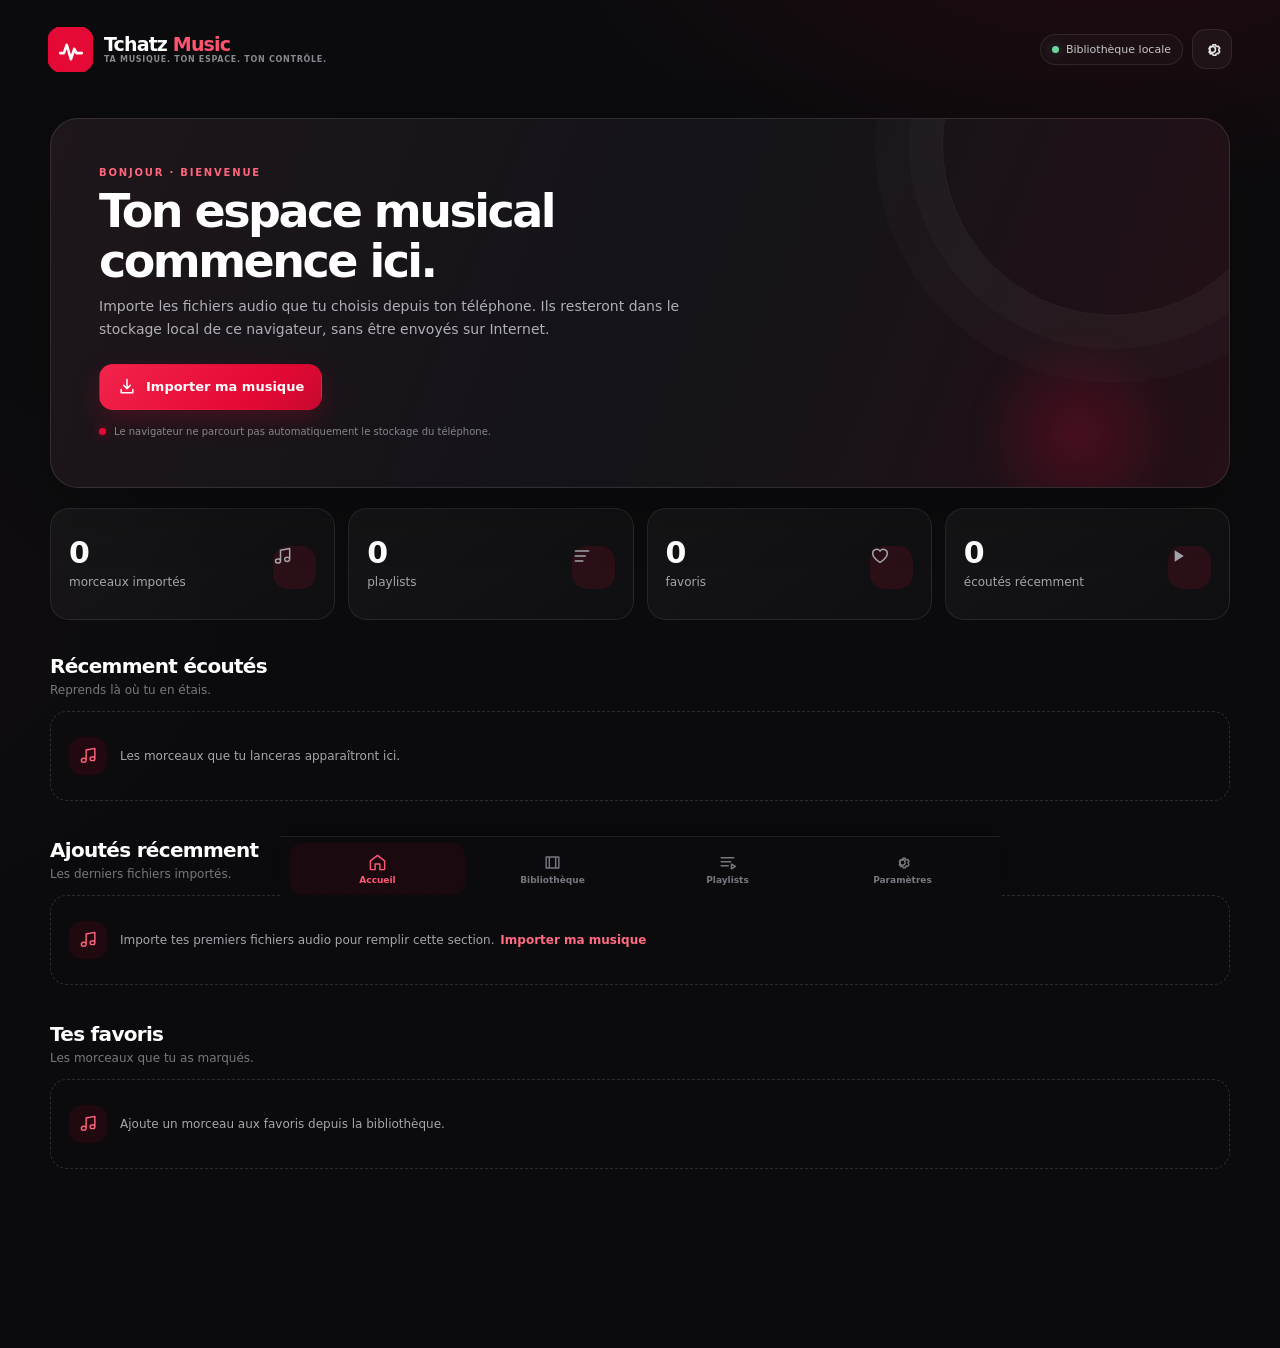
<file: index.html>
<!doctype html>
<html lang="fr">
<head>
  <meta charset="utf-8">
  <meta name="viewport" content="width=device-width, initial-scale=1, viewport-fit=cover">
  <meta name="theme-color" content="#0B0B0D">
  <meta name="description" content="Tchatz Music, ton lecteur musical privé. Importe et écoute tes fichiers audio directement sur cet appareil.">
  <meta name="color-scheme" content="dark">
  <title>Tchatz Music — Ta musique. Ton espace. Ton contrôle.</title>
  <link rel="manifest" href="./manifest.webmanifest">
  <link rel="icon" href="./assets/icon.svg" type="image/svg+xml">
  <link rel="apple-touch-icon" href="./assets/icon-192.png">
  <link rel="stylesheet" href="./style.css">
</head>
<body>
  <a class="skip-link" href="#main">Aller au contenu</a>
  <div class="app-shell">
    <header class="topbar">
      <a class="brand" href="#accueil" data-action="navigate" data-view="home" aria-label="Tchatz Music, accueil">
        <span class="brand-mark" aria-hidden="true">
          <svg viewBox="0 0 44 44" fill="none"><rect width="44" height="44" rx="14" fill="currentColor"/><path d="M12 25.5h3.5l2.8-8 4.1 14 3.3-10 2.2 4H33" stroke="#fff" stroke-width="2.6" stroke-linecap="round" stroke-linejoin="round"/></svg>
        </span>
        <span class="brand-type"><strong>Tchatz <span>Music</span></strong><small>TA MUSIQUE. TON ESPACE. TON CONTRÔLE.</small></span>
      </a>
      <div class="topbar-right">
        <span class="local-badge" id="connectionBadge"><span class="status-dot" aria-hidden="true"></span><span id="connectionLabel">Bibliothèque locale</span></span>
        <button class="button button-outline install-top" id="installTopButton" type="button" data-action="install" hidden>
          <svg viewBox="0 0 24 24" aria-hidden="true"><path d="M12 3v11m0 0 4-4m-4 4-4-4M5 15v4h14v-4"/></svg>
          Installer
        </button>
        <button class="icon-button top-settings" type="button" data-action="navigate" data-view="settings" aria-label="Ouvrir les paramètres" title="Paramètres">
          <svg viewBox="0 0 24 24" aria-hidden="true"><path d="M12 8.6a3.4 3.4 0 1 0 0 6.8 3.4 3.4 0 0 0 0-6.8Z"/><path d="m19.2 13.3 1.1.9-1.5 2.6-1.3-.5a7.6 7.6 0 0 1-1.5.9l-.2 1.4h-3l-.3-1.4a7.6 7.6 0 0 1-1.6-.7l-1.2.6-1.7-2.5 1.1-.9a7 7 0 0 1 0-1.8l-1.1-.9 1.5-2.6 1.3.5a7.6 7.6 0 0 1 1.5-.9l.2-1.4h3l.3 1.4a7.6 7.6 0 0 1 1.6.7l1.2-.6 1.7 2.5-1.1.9a7 7 0 0 1 0 1.8Z"/></svg>
        </button>
      </div>
    </header>

    <main class="app-main" id="main" tabindex="-1">
      <section class="view" id="homeView" data-view-panel="home" aria-labelledby="homeHeading">
        <div class="hero" id="homeHero"></div>
        <div class="stats-grid" id="homeStats"></div>
        <div class="home-sections" id="homeSections"></div>
      </section>

      <section class="view" id="libraryView" data-view-panel="library" aria-labelledby="libraryHeading" hidden>
        <div class="page-heading page-heading-row">
          <div><p class="eyebrow">TA COLLECTION</p><h1 id="libraryHeading">Ma bibliothèque</h1><p class="muted" id="librarySummary">Tes morceaux, conservés sur cet appareil.</p></div>
          <button class="button button-primary" type="button" data-action="import"><span class="button-icon" aria-hidden="true">+</span>Importer</button>
        </div>
        <div class="library-tools">
          <label class="search-field">
            <svg viewBox="0 0 24 24" aria-hidden="true"><circle cx="10.8" cy="10.8" r="6.8"/><path d="m16 16 4.5 4.5"/></svg>
            <span class="visually-hidden">Rechercher un morceau</span>
            <input id="librarySearch" type="search" placeholder="Rechercher un titre ou un fichier…" autocomplete="off">
            <button class="search-clear" id="clearSearchButton" type="button" aria-label="Effacer la recherche" hidden>×</button>
          </label>
          <div class="library-filters" role="group" aria-label="Filtrer les morceaux">
            <button class="filter-chip is-active" type="button" data-action="set-filter" data-filter="all" aria-pressed="true">Tous</button>
            <button class="filter-chip" type="button" data-action="set-filter" data-filter="favorites" aria-pressed="false">Favoris</button>
          </div>
          <label class="sort-control"><span>Trier</span>
            <select id="librarySort" aria-label="Trier les morceaux">
              <option value="recent">Ajoutés récemment</option>
              <option value="title">Titre A–Z</option>
            </select>
          </label>
        </div>
        <p class="results-count" id="libraryResultsCount" aria-live="polite"></p>
        <div class="track-list" id="libraryResults"></div>
      </section>

      <section class="view" id="playlistsView" data-view-panel="playlists" aria-labelledby="playlistsHeading" hidden>
        <div class="page-heading page-heading-row">
          <div><p class="eyebrow">À TON RYTHME</p><h1 id="playlistsHeading">Playlists</h1><p class="muted">Compose des sélections qui te ressemblent.</p></div>
          <button class="button button-primary" type="button" data-action="create-playlist"><span class="button-icon" aria-hidden="true">+</span>Créer</button>
        </div>
        <div class="playlist-list" id="playlistList"></div>
        <section class="playlist-detail" id="playlistDetail" hidden aria-live="polite"></section>
      </section>

      <section class="view" id="settingsView" data-view-panel="settings" aria-labelledby="settingsHeading" hidden>
        <div class="page-heading"><p class="eyebrow">TON APP, TES RÈGLES</p><h1 id="settingsHeading">Paramètres</h1><p class="muted">Tout reste dans le navigateur de cet appareil.</p></div>
        <div class="settings-grid">
          <section class="settings-card storage-card" aria-labelledby="storageHeading">
            <div class="settings-card-heading"><span class="settings-icon"><svg viewBox="0 0 24 24" aria-hidden="true"><ellipse cx="12" cy="5" rx="8" ry="3"/><path d="M4 5v7c0 1.7 3.6 3 8 3s8-1.3 8-3V5M4 12v7c0 1.7 3.6 3 8 3 2 0 3.9-.3 5.3-.9"/></svg></span><div><h2 id="storageHeading">Stockage local</h2><p class="muted">Espace utilisé par ce navigateur sur cette origine.</p></div></div>
            <div class="storage-meter"><div class="storage-meter-fill" id="storageMeterFill"></div></div>
            <div class="storage-numbers"><strong id="storageUsage">Calcul en cours…</strong><span id="storageQuota"></span></div>
            <p class="small-note" id="storageNote">Les fichiers audio sélectionnés sont enregistrés dans IndexedDB, sur cet appareil.</p>
            <div class="button-row"><button class="button button-outline" type="button" data-action="refresh-storage">Actualiser</button><button class="button button-outline" type="button" data-action="persist-storage">Protéger le stockage</button></div>
            <p class="small-note" id="persistStatus" aria-live="polite"></p>
          </section>

          <section class="settings-card install-card" aria-labelledby="installHeading">
            <div class="settings-card-heading"><span class="settings-icon"><svg viewBox="0 0 24 24" aria-hidden="true"><path d="M12 3v12m0 0 4-4m-4 4-4-4M5 15v4h14v-4"/></svg></span><div><h2 id="installHeading">Installer Tchatz Music</h2><p class="muted" id="installHelp">Ajoute ton lecteur à l’écran d’accueil.</p></div></div>
            <button class="button button-primary" id="installSettingsButton" type="button" data-action="install" hidden>Installer l’application</button>
            <ol class="install-steps" id="installSteps">
              <li>Ouvre ce site dans Chrome sur Android.</li>
              <li>Dans le menu du navigateur, choisis « Installer l’application » ou « Ajouter à l’écran d’accueil ».</li>
              <li>Confirme pour lancer Tchatz Music en plein écran.</li>
            </ol>
            <p class="small-note">L’installation nécessite un hébergement HTTPS compatible. Le panneau d’aperçu Arena peut limiter l’installation directe.</p>
          </section>

          <section class="settings-card privacy-card" aria-labelledby="privacyHeading">
            <div class="settings-card-heading"><span class="settings-icon"><svg viewBox="0 0 24 24" aria-hidden="true"><path d="M12 3 5 6v5c0 4.8 2.9 8.1 7 10 4.1-1.9 7-5.2 7-10V6l-7-3Z"/><path d="m9 12 2 2 4-4"/></svg></span><div><h2 id="privacyHeading">Vie privée</h2><p class="muted">Pas de compte, pas de serveur, pas d’envoi audio.</p></div></div>
            <p class="settings-copy">Tchatz Music ne peut accéder qu’aux fichiers que tu choisis dans le sélecteur Android. L’import crée une copie locale dans le stockage du navigateur ; le fichier d’origine n’est pas modifié. Les données de navigateur peuvent être effacées par le système ou lors d’un nettoyage : garde tes fichiers originaux.</p>
          </section>

          <section class="settings-card data-card" aria-labelledby="dataHeading">
            <div class="settings-card-heading"><span class="settings-icon"><svg viewBox="0 0 24 24" aria-hidden="true"><path d="M4 7h16M9 7V4h6v3m-9 0 1 13h10l1-13M10 11v5m4-5v5"/></svg></span><div><h2 id="dataHeading">Données de l’application</h2><p class="muted">Retire les fichiers importés ou réinitialise tes préférences.</p></div></div>
            <div class="data-actions"><button class="button button-outline" type="button" data-action="reset-preferences">Réinitialiser les préférences</button><button class="button button-danger-outline" type="button" data-action="clear-data">Effacer toutes les données locales</button></div>
            <p class="small-note">L’effacement des données supprime définitivement la bibliothèque Tchatz Music de ce navigateur. Cela ne supprime pas les originaux du téléphone.</p>
          </section>
        </div>
        <footer class="app-footer"><span>Tchatz Music</span><span>Ta musique. Ton espace. Ton contrôle.</span><span id="appVersion">Version 1.0</span></footer>
      </section>
    </main>

    <section class="mini-player" id="miniPlayer" aria-label="Mini-lecteur" hidden>
      <div class="mini-player-progress" id="miniProgress"></div>
      <button class="mini-player-main" type="button" data-action="open-player" aria-label="Ouvrir le lecteur complet">
        <span class="artwork artwork-small" id="miniArtwork" aria-hidden="true"></span>
        <span class="mini-track-info"><strong id="miniTitle">—</strong><span id="miniArtist">Aucun morceau</span></span>
      </button>
      <button class="icon-button mini-toggle" type="button" data-action="toggle-play" aria-label="Lecture" title="Lecture ou pause" id="miniPlayButton"></button>
      <button class="icon-button mini-next" type="button" data-action="next" aria-label="Morceau suivant" title="Suivant"><svg viewBox="0 0 24 24" aria-hidden="true"><path d="M5 6v12l9-6-9-6Zm10 0v12m4-12v12"/></svg></button>
    </section>

    <nav class="bottom-nav" aria-label="Navigation principale">
      <button class="nav-item is-active" type="button" data-action="navigate" data-view="home" aria-current="page"><svg viewBox="0 0 24 24" aria-hidden="true"><path d="m3 10 9-7 9 7v10a1 1 0 0 1-1 1h-5v-7H9v7H4a1 1 0 0 1-1-1V10Z"/></svg><span>Accueil</span></button>
      <button class="nav-item" type="button" data-action="navigate" data-view="library"><svg viewBox="0 0 24 24" aria-hidden="true"><path d="M4 5h16v14H4zM8 5v14m8-14v14"/></svg><span>Bibliothèque</span></button>
      <button class="nav-item" type="button" data-action="navigate" data-view="playlists"><svg viewBox="0 0 24 24" aria-hidden="true"><path d="M4 6h16M4 11h12M4 16h9M17 14v6l5-3-5-3Z"/></svg><span>Playlists</span></button>
      <button class="nav-item" type="button" data-action="navigate" data-view="settings"><svg viewBox="0 0 24 24" aria-hidden="true"><path d="M12 8.6a3.4 3.4 0 1 0 0 6.8 3.4 3.4 0 0 0 0-6.8Z"/><path d="m19.2 13.3 1.1.9-1.5 2.6-1.3-.5a7.6 7.6 0 0 1-1.5.9l-.2 1.4h-3l-.3-1.4a7.6 7.6 0 0 1-1.6-.7l-1.2.6-1.7-2.5 1.1-.9a7 7 0 0 1 0-1.8l-1.1-.9 1.5-2.6 1.3.5a7.6 7.6 0 0 1 1.5-.9l.2-1.4h3l.3 1.4a7.6 7.6 0 0 1 1.6.7l1.2-.6 1.7 2.5-1.1.9a7 7 0 0 1 0 1.8Z"/></svg><span>Paramètres</span></button>
    </nav>
  </div>

  <audio id="audio" preload="metadata" playsinline></audio>
  <input id="filePicker" class="visually-hidden" type="file" accept="audio/*,.mp3,.wav,.ogg,.m4a,.aac" multiple aria-label="Sélectionner des fichiers audio">

  <dialog class="player-dialog" id="playerDialog" aria-label="Lecteur musical">
    <div class="player-dialog-inner">
      <header class="player-topline">
        <button class="icon-button" type="button" data-action="close-player" aria-label="Fermer le lecteur" title="Fermer"><svg viewBox="0 0 24 24" aria-hidden="true"><path d="m6 6 12 12M18 6 6 18"/></svg></button>
        <div class="player-top-label"><span class="player-live-dot"></span><span>LECTEUR</span></div>
        <button class="icon-button" type="button" data-action="navigate" data-view="library" aria-label="Ouvrir la bibliothèque" title="Bibliothèque"><svg viewBox="0 0 24 24" aria-hidden="true"><path d="M4 5h16v14H4zM8 5v14m8-14v14"/></svg></button>
      </header>
      <div class="player-artwork-wrap"><div class="artwork artwork-large" id="playerArtwork" aria-hidden="true"></div></div>
      <div class="player-track-meta"><div class="player-track-copy"><h2 id="playerTitle">Choisis un morceau</h2><p id="playerArtist">Ta musique. Ton espace. Ton contrôle.</p><p class="player-filename" id="playerFilename"></p></div><button class="icon-button player-favorite" id="playerFavoriteButton" type="button" data-action="toggle-current-favorite" aria-label="Ajouter aux favoris" title="Favori"></button></div>
      <div class="player-timeline">
        <label class="visually-hidden" for="seekRange">Position dans le morceau</label>
        <input id="seekRange" class="range-input seek-range" type="range" min="0" max="1000" value="0" step="1" disabled>
        <div class="time-row"><span id="elapsedTime">0:00</span><span id="totalTime">0:00</span></div>
      </div>
      <div class="player-controls">
        <button class="player-side-control" id="shuffleButton" type="button" data-action="toggle-shuffle" aria-label="Activer le mode aléatoire" aria-pressed="false" title="Aléatoire"><svg viewBox="0 0 24 24" aria-hidden="true"><path d="M16 3h5v5m0-5-6.5 6.5M4 7h2.5c4.4 0 6.6 10 11 10H21m0 0-5-5m5 5-5 5M4 17h2.5c1.4 0 2.5-1.2 3.5-2.7"/></svg></button>
        <button class="player-side-control" type="button" data-action="previous" aria-label="Morceau précédent" title="Précédent"><svg viewBox="0 0 24 24" aria-hidden="true"><path d="M19 6v12l-9-6 9-6ZM5 6v12"/></svg></button>
        <button class="play-primary" id="mainPlayButton" type="button" data-action="toggle-play" aria-label="Lecture" title="Lecture"></button>
        <button class="player-side-control" type="button" data-action="next" aria-label="Morceau suivant" title="Suivant"><svg viewBox="0 0 24 24" aria-hidden="true"><path d="M5 6v12l9-6-9-6Zm10 0v12"/></svg></button>
        <button class="player-side-control repeat-control" id="repeatButton" type="button" data-action="toggle-repeat" aria-label="Répétition désactivée" aria-pressed="false" title="Répétition"><svg viewBox="0 0 24 24" aria-hidden="true"><path d="m17 2 4 4-4 4M3 11V9a3 3 0 0 1 3-3h15M7 22l-4-4 4-4m14-1v2a3 3 0 0 1-3 3H3"/></svg><span class="repeat-one-mark" id="repeatOneMark" hidden>1</span></button>
      </div>
      <div class="player-status-row"><span id="playbackState" aria-live="polite">En attente</span><div class="volume-control"><svg viewBox="0 0 24 24" aria-hidden="true"><path d="M4 10v4h4l5 4V6l-5 4H4Zm12-2a6 6 0 0 1 0 8m2-11a10 10 0 0 1 0 14"/></svg><label class="visually-hidden" for="volumeRange">Volume</label><input id="volumeRange" class="range-input volume-range" type="range" min="0" max="1" step="0.01" value="0.8"></div></div>
      <p class="player-footnote">La lecture en arrière-plan dépend du navigateur et des réglages Android.</p>
    </div>
  </dialog>

  <dialog class="form-dialog" id="playlistDialog" aria-labelledby="playlistDialogHeading">
    <form id="playlistForm" method="dialog">
      <button class="dialog-close icon-button" type="button" data-action="close-playlist-dialog" aria-label="Fermer"><svg viewBox="0 0 24 24" aria-hidden="true"><path d="m6 6 12 12M18 6 6 18"/></svg></button>
      <p class="eyebrow">TA SÉLECTION</p><h2 id="playlistDialogHeading">Créer une playlist</h2>
      <label class="form-label" for="playlistName">Nom de la playlist</label>
      <input id="playlistName" class="text-input" type="text" maxlength="48" autocomplete="off" placeholder="Ex. Mes incontournables" required>
      <p class="form-error" id="playlistFormError" aria-live="polite"></p>
      <div class="dialog-actions"><button class="button button-outline" type="button" data-action="close-playlist-dialog">Annuler</button><button class="button button-primary" type="submit">Enregistrer</button></div>
    </form>
  </dialog>

  <dialog class="form-dialog add-track-dialog" id="addToPlaylistDialog" aria-labelledby="addToPlaylistHeading">
    <div>
      <button class="dialog-close icon-button" type="button" data-action="close-add-dialog" aria-label="Fermer"><svg viewBox="0 0 24 24" aria-hidden="true"><path d="m6 6 12 12M18 6 6 18"/></svg></button>
      <p class="eyebrow">ORGANISER</p><h2 id="addToPlaylistHeading">Ajouter à une playlist</h2>
      <p class="muted add-track-name" id="addTrackName"></p>
      <div id="playlistChoiceList" class="playlist-choice-list"></div>
      <button class="button button-outline full-width" type="button" data-action="create-playlist-from-add">Créer une playlist</button>
    </div>
  </dialog>

  <dialog class="form-dialog import-dialog" id="importDialog" aria-labelledby="importHeading">
    <div>
      <p class="eyebrow">BIBLIOTHÈQUE LOCALE</p><h2 id="importHeading">Import de musique</h2>
      <p class="muted" id="importStatus">Préparation des fichiers…</p>
      <progress class="import-progress" id="importProgress" max="100" value="0">0%</progress>
      <p class="import-counts" id="importCounts">0 sur 0</p>
      <ul class="import-issues" id="importIssues" aria-live="polite"></ul>
      <div class="dialog-actions"><button class="button button-primary" id="importCloseButton" type="button" data-action="close-import" disabled>Fermer</button></div>
    </div>
  </dialog>

  <div class="toast-region" id="toastRegion" aria-live="polite" aria-atomic="true"></div>
  <script src="./app.js" defer></script>
</body>
</html>
</file>
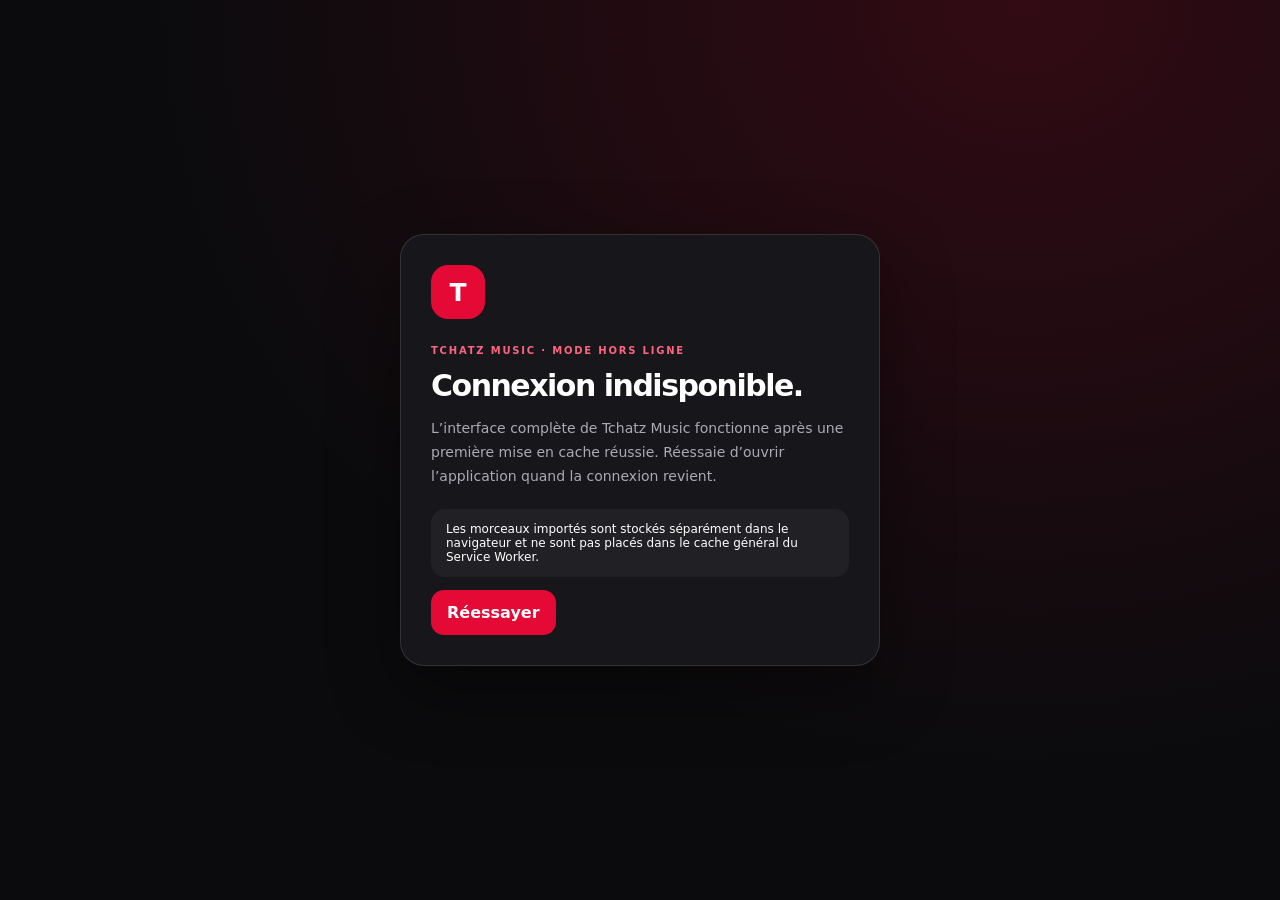
<file: offline.html>
<!doctype html>
<html lang="fr">
<head>
  <meta charset="utf-8">
  <meta name="viewport" content="width=device-width, initial-scale=1, viewport-fit=cover">
  <meta name="theme-color" content="#0B0B0D">
  <title>Hors ligne — Tchatz Music</title>
  <style>
    :root{color-scheme:dark;font-family:system-ui,-apple-system,"Segoe UI",sans-serif;background:#0b0b0d;color:#fff}*{box-sizing:border-box}body{min-height:100vh;margin:0;padding:24px;display:grid;place-items:center;background:radial-gradient(ellipse at 80% 0%,rgba(229,9,53,.18),transparent 60%),#0b0b0d}.card{width:min(100%,480px);padding:30px;border:1px solid rgba(255,255,255,.12);border-radius:24px;background:#17171b;box-shadow:0 24px 70px rgba(0,0,0,.4)}.mark{display:grid;place-items:center;width:54px;height:54px;margin-bottom:23px;border-radius:17px;background:#e50935;font-size:25px;font-weight:800}.eyebrow{margin:0 0 9px;color:#ff647f;font-size:10px;font-weight:800;letter-spacing:.18em;text-transform:uppercase}h1{margin:0 0 12px;font-size:30px;letter-spacing:-.05em}p{color:#aaaab2;font-size:14px;line-height:1.7}.tip{margin-top:20px;padding:13px 15px;border-radius:14px;background:rgba(255,255,255,.045);font-size:12px}a{display:inline-flex;align-items:center;min-height:45px;margin-top:13px;padding:0 16px;border-radius:13px;background:#e50935;color:#fff;font-weight:700;text-decoration:none}
  </style>
</head>
<body><main class="card"><div class="mark" aria-hidden="true">T</div><p class="eyebrow">TCHATZ MUSIC · MODE HORS LIGNE</p><h1>Connexion indisponible.</h1><p>L’interface complète de Tchatz Music fonctionne après une première mise en cache réussie. Réessaie d’ouvrir l’application quand la connexion revient.</p><div class="tip">Les morceaux importés sont stockés séparément dans le navigateur et ne sont pas placés dans le cache général du Service Worker.</div><a href="./index.html">Réessayer</a></main></body>
</html>
</file>
<file: style.css>
@charset "UTF-8";
:root {
  color-scheme: dark;
  --ink: #0B0B0D;
  --panel: #17171B;
  --panel-raised: #1e1e23;
  --panel-soft: #24242a;
  --red: #E50935;
  --red-deep: #b8072b;
  --white: #FFFFFF;
  --muted: #A5A5AD;
  --subtle: #777780;
  --line: rgba(255,255,255,.09);
  --line-strong: rgba(255,255,255,.15);
  --green: #6bd7a0;
  --radius: 22px;
  --shadow: 0 24px 65px rgba(0,0,0,.32);
  font-family: Inter, ui-sans-serif, system-ui, -apple-system, BlinkMacSystemFont, "Segoe UI", sans-serif;
  font-synthesis: none;
  text-rendering: optimizeLegibility;
  -webkit-font-smoothing: antialiased;
  -moz-osx-font-smoothing: grayscale;
  background: var(--ink);
  color: var(--white);
}
* { box-sizing: border-box; }
html { min-width: 320px; min-height: 100%; background: var(--ink); scroll-behavior: smooth; }
body {
  min-width: 320px;
  min-height: 100vh;
  margin: 0;
  background:
    radial-gradient(ellipse 54rem 32rem at 88% -10%, rgba(229,9,53,.12), transparent 68%),
    radial-gradient(ellipse 45rem 30rem at -20% 45%, rgba(70,24,37,.12), transparent 68%),
    var(--ink);
  color: var(--white);
  padding-bottom: calc(142px + env(safe-area-inset-bottom));
}
button, input, select { font: inherit; }
button { color: inherit; }
button:focus-visible, input:focus-visible, select:focus-visible, a:focus-visible, summary:focus-visible { outline: 2px solid #ff7891; outline-offset: 3px; }
button:disabled { cursor: not-allowed; opacity: .48; }
[hidden] { display: none !important; }
svg { width: 1.25rem; height: 1.25rem; fill: none; stroke: currentColor; stroke-width: 1.8; stroke-linecap: round; stroke-linejoin: round; }
.visually-hidden, .skip-link:not(:focus) { position: absolute !important; width: 1px !important; height: 1px !important; padding: 0 !important; margin: -1px !important; overflow: hidden !important; clip: rect(0,0,0,0) !important; white-space: nowrap !important; border: 0 !important; }
.skip-link:focus { position: fixed; z-index: 1000; top: 12px; left: 12px; padding: 12px 16px; background: var(--white); color: var(--ink); border-radius: 10px; }
.app-shell { min-height: 100vh; }
.topbar { width: min(1240px, 100%); min-height: 82px; margin: 0 auto; padding: 17px 20px 10px; display: flex; align-items: center; justify-content: space-between; gap: 14px; }
.brand { display: inline-flex; align-items: center; gap: 11px; text-decoration: none; color: inherit; min-width: 0; }
.brand-mark { color: var(--red); display: inline-flex; flex: 0 0 auto; width: 42px; height: 42px; }
.brand-mark svg { display: block; width: 100%; height: 100%; }
.brand-type { display: flex; flex-direction: column; gap: 2px; line-height: 1; }
.brand-type strong { font-size: 17px; letter-spacing: -.045em; font-weight: 760; white-space: nowrap; }
.brand-type strong span { color: #ff536f; }
.brand-type small { color: #888890; font-size: 8px; font-weight: 750; letter-spacing: .09em; white-space: nowrap; }
.topbar-right { display: flex; align-items: center; gap: 9px; }
.local-badge { display: inline-flex; align-items: center; gap: 7px; padding: 8px 11px; border: 1px solid var(--line); border-radius: 999px; color: #c6c6cc; background: rgba(255,255,255,.025); font-size: 11px; white-space: nowrap; }
.status-dot { width: 7px; height: 7px; border-radius: 50%; background: var(--green); box-shadow: 0 0 12px rgba(107,215,160,.4); }
.local-badge.is-offline .status-dot { background: #ffab75; box-shadow: none; }
.icon-button { display: inline-grid; place-items: center; flex: 0 0 auto; width: 44px; height: 44px; padding: 0; border: 1px solid transparent; border-radius: 14px; background: transparent; color: #e5e5e9; cursor: pointer; transition: background .18s ease, border-color .18s ease, transform .18s ease, color .18s ease; }
.icon-button svg { width: 21px; height: 21px; }
.icon-button:hover { background: rgba(255,255,255,.08); border-color: var(--line); }
.icon-button:active { transform: scale(.94); }
.install-top { min-height: 39px; padding: 0 12px; font-size: 12px; }
.install-top svg { width: 16px; height: 16px; }
.top-settings { width: 40px; height: 40px; border-color: var(--line); background: rgba(255,255,255,.035); }
.app-main { width: min(1180px, calc(100% - 40px)); min-height: calc(100vh - 100px); margin: 18px auto 0; }
.view { animation: view-in .32s ease both; }
@keyframes view-in { from { opacity: .4; transform: translateY(5px); } to { opacity: 1; transform: translateY(0); } }
.eyebrow { color: #ff667e; margin: 0 0 9px; font-size: 10px; font-weight: 800; letter-spacing: .18em; text-transform: uppercase; }
h1, h2, h3, p { margin-top: 0; }
h1 { margin-bottom: 9px; font-size: clamp(29px, 5.4vw, 46px); line-height: 1.08; letter-spacing: -.055em; font-weight: 780; }
h2 { font-size: 21px; letter-spacing: -.035em; }
.muted { color: var(--muted); }
.small-note { margin: 13px 0 0; color: var(--subtle); font-size: 12px; line-height: 1.6; }
.button { display: inline-flex; align-items: center; justify-content: center; gap: 9px; min-height: 46px; padding: 0 17px; border: 1px solid transparent; border-radius: 14px; font-size: 13px; font-weight: 730; cursor: pointer; text-decoration: none; transition: transform .18s ease, box-shadow .18s ease, background .18s ease, border-color .18s ease; }
.button:hover { transform: translateY(-1px); }
.button:active { transform: translateY(1px) scale(.99); }
.button-primary { color: #fff; background: linear-gradient(135deg, #f2244c, var(--red) 68%, #c70930); box-shadow: 0 10px 24px rgba(229,9,53,.21); }
.button-primary:hover { box-shadow: 0 13px 30px rgba(229,9,53,.3); }
.button-outline { border-color: var(--line-strong); background: rgba(255,255,255,.035); color: #f4f4f6; }
.button-outline:hover { border-color: rgba(255,255,255,.26); background: rgba(255,255,255,.075); }
.button-danger-outline { border-color: rgba(229,9,53,.33); color: #ff8399; background: rgba(229,9,53,.07); }
.button-danger-outline:hover { background: rgba(229,9,53,.14); border-color: rgba(229,9,53,.6); }
.button-icon { font-size: 22px; line-height: 0; font-weight: 350; margin-top: -2px; }
.full-width { width: 100%; }
.hero { position: relative; overflow: hidden; min-height: 240px; margin: 20px 0 20px; padding: clamp(24px, 5vw, 46px); display: flex; align-items: center; justify-content: space-between; gap: 24px; border: 1px solid rgba(255,255,255,.11); border-radius: 28px; background: linear-gradient(112deg, rgba(31,23,28,.96), rgba(21,21,26,.91) 56%, rgba(39,16,24,.9)); box-shadow: 0 20px 60px rgba(0,0,0,.2); }
.hero::before { content: ""; position: absolute; width: 340px; height: 340px; right: -55px; top: -145px; border-radius: 50%; border: 1px solid rgba(255,255,255,.065); box-shadow: 0 0 0 33px rgba(255,255,255,.018), 0 0 0 67px rgba(255,255,255,.014); pointer-events: none; }
.hero::after { content: ""; position: absolute; right: 4%; bottom: -52px; width: 210px; height: 210px; border-radius: 50%; background: radial-gradient(circle, rgba(229,9,53,.22), transparent 68%); filter: blur(10px); pointer-events: none; }
.hero-copy { position: relative; z-index: 1; max-width: 645px; }
.hero h1 { max-width: 620px; }
.hero-copy > p:not(.eyebrow) { max-width: 585px; color: #b0afb7; font-size: 14px; line-height: 1.65; margin: 0 0 22px; }
.hero-actions { display: flex; flex-wrap: wrap; gap: 10px; }
.hero-art { position: relative; z-index: 1; display: grid; place-items: center; flex: 0 0 174px; height: 174px; margin-right: 2%; border: 1px solid rgba(255,255,255,.13); border-radius: 35px; background: linear-gradient(145deg, #ed2449, #a5002a 58%, #360512); box-shadow: 0 22px 55px rgba(229,9,53,.22), inset 0 1px rgba(255,255,255,.19); transform: rotate(7deg); }
.hero-art::before, .hero-art::after { content: ""; position: absolute; inset: 14px; border: 1px solid rgba(255,255,255,.18); border-radius: 26px; }
.hero-art::after { inset: 28px; border-color: rgba(255,255,255,.13); border-radius: 19px; }
.hero-art svg { width: 73px; height: 73px; z-index: 1; stroke-width: 1.3; filter: drop-shadow(0 6px 13px rgba(0,0,0,.2)); }
.hero-empty .hero-art { display: none; }
.stats-grid { display: grid; grid-template-columns: repeat(2, minmax(0,1fr)); gap: 12px; margin-bottom: 34px; }
.stat-card { min-height: 104px; padding: 17px 18px; display: flex; align-items: center; justify-content: space-between; gap: 12px; border: 1px solid var(--line); border-radius: 19px; background: linear-gradient(145deg, rgba(255,255,255,.043), rgba(255,255,255,.018)); }
.stat-card strong { display: block; font-size: 30px; line-height: 1; letter-spacing: -.06em; }
.stat-card span { display: block; color: var(--muted); margin-top: 7px; font-size: 12px; }
.stat-icon { display: grid; place-items: center; width: 43px; height: 43px; border-radius: 15px; color: #ff667e; background: rgba(229,9,53,.12); }
.stat-icon svg { width: 20px; height: 20px; }
.home-sections { display: grid; gap: 31px; padding-bottom: 34px; }
.section-block { min-width: 0; }
.section-heading { display: flex; align-items: end; justify-content: space-between; gap: 12px; margin-bottom: 14px; }
.section-heading h2 { margin: 0; font-size: 20px; }
.section-heading p { margin: 5px 0 0; color: var(--subtle); font-size: 12px; }
.text-button { padding: 8px 2px; border: 0; background: none; color: #ff6b82; font-size: 12px; font-weight: 720; cursor: pointer; }
.text-button:hover { color: #ff9aab; }
.track-card-strip { display: grid; grid-template-columns: repeat(2, minmax(0,1fr)); gap: 11px; }
.home-track-card { position: relative; min-width: 0; padding: 13px; display: flex; flex-direction: column; gap: 12px; border: 1px solid var(--line); border-radius: 18px; background: rgba(255,255,255,.03); transition: border-color .18s ease, background .18s ease, transform .18s ease; }
.home-track-card:hover { transform: translateY(-2px); border-color: rgba(255,255,255,.17); background: rgba(255,255,255,.05); }
.home-track-play { width: 100%; padding: 0; display: flex; align-items: center; gap: 11px; border: 0; background: transparent; text-align: left; cursor: pointer; min-width: 0; }
.home-track-info { min-width: 0; display: flex; flex-direction: column; gap: 5px; }
.home-track-info strong { overflow: hidden; text-overflow: ellipsis; white-space: nowrap; font-size: 13px; }
.home-track-info span { overflow: hidden; text-overflow: ellipsis; white-space: nowrap; color: var(--muted); font-size: 11px; }
.home-card-foot { display: flex; align-items: center; justify-content: space-between; padding-top: 9px; border-top: 1px solid var(--line); color: var(--subtle); font-size: 10px; }
.artwork { display: grid; place-items: center; overflow: hidden; flex: 0 0 auto; position: relative; color: #f5dbe0; background: linear-gradient(145deg, #382129, #211b22 52%, #16161a); }
.artwork::before { content: ""; position: absolute; inset: 13%; border: 1px solid rgba(255,255,255,.13); border-radius: 50%; }
.artwork::after { content: ""; position: absolute; width: 15%; height: 15%; border-radius: 50%; background: rgba(229,9,53,.58); box-shadow: 0 0 20px rgba(229,9,53,.25); }
.artwork svg { position: relative; z-index: 1; width: 33%; height: 33%; opacity: .75; stroke-width: 1.4; }
.artwork-small { width: 47px; height: 47px; border-radius: 13px; }
.artwork-large { width: min(72vw, 330px); aspect-ratio: 1; border-radius: 28px; box-shadow: 0 25px 70px rgba(0,0,0,.38); }
.artwork img { width: 100%; height: 100%; display: block; object-fit: cover; position: absolute; inset: 0; z-index: 2; }
.empty-inline { min-height: 90px; padding: 18px; border: 1px dashed rgba(255,255,255,.14); border-radius: 17px; color: var(--muted); display: flex; align-items: center; gap: 13px; font-size: 12px; line-height: 1.5; }
.empty-inline svg { flex: 0 0 auto; color: #ff637e; }
.page-heading { margin: 30px 0 22px; }
.page-heading-row { display: flex; align-items: end; justify-content: space-between; gap: 18px; }
.page-heading .muted { margin-bottom: 0; font-size: 13px; line-height: 1.55; }
.library-tools { display: flex; flex-wrap: wrap; align-items: center; gap: 11px; margin-bottom: 12px; }
.search-field { position: relative; display: flex; align-items: center; flex: 1 1 250px; min-width: min(100%,250px); height: 48px; padding: 0 12px; border: 1px solid var(--line-strong); border-radius: 15px; background: rgba(255,255,255,.035); color: var(--muted); }
.search-field > svg { width: 19px; height: 19px; flex: 0 0 auto; margin-right: 9px; }
.search-field input { width: 100%; height: 100%; min-width: 0; border: 0; outline: 0; background: transparent; color: var(--white); font-size: 13px; }
.search-field input::placeholder { color: #777780; }
.search-field:focus-within { border-color: rgba(229,9,53,.75); box-shadow: 0 0 0 3px rgba(229,9,53,.1); }
.search-clear { width: 27px; height: 27px; padding: 0; border: 0; border-radius: 9px; background: rgba(255,255,255,.08); color: #ddd; font-size: 20px; line-height: 1; cursor: pointer; }
.library-filters { display: inline-flex; gap: 4px; padding: 4px; border: 1px solid var(--line); border-radius: 13px; background: rgba(255,255,255,.025); }
.filter-chip { min-height: 34px; padding: 0 12px; border: 0; border-radius: 9px; background: transparent; color: var(--muted); font-size: 11px; font-weight: 700; cursor: pointer; }
.filter-chip.is-active { color: #fff; background: rgba(229,9,53,.2); }
.sort-control { display: inline-flex; align-items: center; gap: 8px; color: var(--muted); font-size: 11px; }
.sort-control select { max-width: 165px; min-height: 42px; padding: 0 30px 0 11px; border: 1px solid var(--line-strong); border-radius: 12px; background: #19191e; color: #f4f4f6; font-size: 11px; }
.results-count { min-height: 19px; margin: 12px 2px 9px; color: var(--subtle); font-size: 11px; }
.track-list { display: flex; flex-direction: column; gap: 7px; padding-bottom: 30px; }
.track-row { position: relative; min-height: 75px; display: flex; align-items: center; gap: 11px; padding: 10px; border: 1px solid transparent; border-radius: 16px; background: rgba(255,255,255,.027); transition: background .18s ease, border-color .18s ease; }
.track-row:hover, .track-row.is-current { border-color: rgba(255,255,255,.1); background: rgba(255,255,255,.055); }
.track-row.is-current .track-title::before { content: ""; display: inline-block; width: 6px; height: 6px; margin: 0 7px 2px 0; border-radius: 50%; background: var(--red); box-shadow: 0 0 10px rgba(229,9,53,.7); }
.track-main { min-width: 0; flex: 1; padding: 0; display: flex; align-items: center; gap: 12px; border: 0; background: transparent; text-align: left; cursor: pointer; }
.track-copy { display: flex; min-width: 0; flex-direction: column; gap: 4px; }
.track-title { overflow: hidden; max-width: 100%; color: #f6f6f7; text-overflow: ellipsis; white-space: nowrap; font-size: 13px; font-weight: 700; }
.track-subtitle { overflow: hidden; color: var(--muted); text-overflow: ellipsis; white-space: nowrap; font-size: 11px; }
.track-filename { overflow: hidden; max-width: 100%; color: #777780; text-overflow: ellipsis; white-space: nowrap; font-size: 10px; }
.track-duration { flex: 0 0 auto; min-width: 40px; color: #96969f; text-align: right; font-size: 11px; font-variant-numeric: tabular-nums; }
.track-favorite { color: #85858d; }
.track-favorite.is-favorite { color: #ff647f; }
.track-favorite.is-favorite svg { fill: rgba(229,9,53,.25); }
.track-menu { position: relative; flex: 0 0 auto; }
.track-menu > summary { list-style: none; cursor: pointer; }
.track-menu > summary::-webkit-details-marker { display: none; }
.track-menu[open] > summary { color: #fff; background: rgba(255,255,255,.1); }
.menu-panel { position: absolute; z-index: 12; top: calc(100% + 5px); right: 0; min-width: 205px; padding: 6px; border: 1px solid var(--line-strong); border-radius: 13px; background: #202025; box-shadow: var(--shadow); }
.menu-panel button { width: 100%; min-height: 40px; padding: 0 11px; display: flex; align-items: center; gap: 9px; border: 0; border-radius: 9px; background: transparent; color: #e8e8eb; text-align: left; font-size: 11px; cursor: pointer; }
.menu-panel button:hover { background: rgba(255,255,255,.08); }
.menu-panel button.is-danger { color: #ff8094; }
.menu-panel svg { width: 16px; height: 16px; }
.no-results { padding: 28px 18px; border: 1px dashed var(--line-strong); border-radius: 18px; color: var(--muted); text-align: center; font-size: 13px; line-height: 1.6; }
.playlist-list { display: grid; grid-template-columns: 1fr; gap: 11px; padding-bottom: 22px; }
.playlist-card { position: relative; min-height: 126px; padding: 17px; display: flex; align-items: center; gap: 15px; border: 1px solid var(--line); border-radius: 20px; background: linear-gradient(135deg, rgba(255,255,255,.052), rgba(255,255,255,.018)); }
.playlist-cover { position: relative; overflow: hidden; flex: 0 0 auto; display: grid; place-items: center; width: 69px; height: 69px; border-radius: 18px; color: #fff; background: linear-gradient(145deg, #e50935, #591221 75%); }
.playlist-cover::before, .playlist-cover::after { content: ""; position: absolute; inset: 11px; border: 1px solid rgba(255,255,255,.22); border-radius: 50%; }
.playlist-cover::after { inset: 21px; border-color: rgba(255,255,255,.18); }
.playlist-cover svg { position: relative; z-index: 1; width: 27px; height: 27px; }
.playlist-info { flex: 1; min-width: 0; }
.playlist-info h2 { margin: 0 0 6px; overflow: hidden; text-overflow: ellipsis; white-space: nowrap; font-size: 15px; }
.playlist-info p { margin: 0; color: var(--muted); font-size: 11px; }
.playlist-card-actions { display: flex; align-items: center; gap: 3px; }
.playlist-card-actions .icon-button { width: 39px; height: 39px; }
.playlist-card-actions .play-round { color: #ff667e; background: rgba(229,9,53,.12); }
.playlist-detail { margin: 8px 0 30px; padding: 20px; border: 1px solid var(--line); border-radius: 22px; background: rgba(255,255,255,.025); }
.playlist-detail-head { display: flex; align-items: flex-start; justify-content: space-between; gap: 14px; margin-bottom: 14px; }
.playlist-detail-head h2 { margin: 0 0 6px; font-size: 22px; }
.playlist-detail-head p { margin: 0; color: var(--muted); font-size: 12px; }
.playlist-detail-actions { display: flex; flex-wrap: wrap; gap: 8px; margin: 0 0 15px; }
.playlist-detail-actions .button { min-height: 40px; padding: 0 12px; font-size: 11px; }
.settings-grid { display: grid; grid-template-columns: 1fr; gap: 13px; padding-bottom: 34px; }
.settings-card { min-width: 0; padding: 20px; border: 1px solid var(--line); border-radius: 21px; background: linear-gradient(145deg, rgba(255,255,255,.045), rgba(255,255,255,.018)); }
.settings-card-heading { display: flex; align-items: flex-start; gap: 13px; margin-bottom: 16px; }
.settings-icon { display: grid; flex: 0 0 auto; place-items: center; width: 42px; height: 42px; border-radius: 14px; color: #ff6a84; background: rgba(229,9,53,.12); }
.settings-icon svg { width: 20px; height: 20px; }
.settings-card h2 { margin: 0 0 5px; font-size: 16px; }
.settings-card-heading p { margin: 0; color: var(--muted); font-size: 11px; line-height: 1.5; }
.storage-meter { height: 7px; overflow: hidden; border-radius: 99px; background: rgba(255,255,255,.08); }
.storage-meter-fill { width: 0; height: 100%; border-radius: inherit; background: linear-gradient(90deg, #a9072c, #ff3459); transition: width .3s ease; }
.storage-numbers { display: flex; justify-content: space-between; gap: 10px; margin-top: 9px; color: var(--muted); font-size: 11px; }
.storage-numbers strong { color: #f0f0f2; font-weight: 700; }
.button-row, .data-actions { display: flex; flex-wrap: wrap; gap: 8px; margin-top: 15px; }
.button-row .button, .data-actions .button { min-height: 40px; padding: 0 12px; font-size: 11px; }
.settings-copy { margin: 0; color: #b9b9c0; font-size: 12px; line-height: 1.7; }
.install-steps { margin: 0; padding: 0 0 0 18px; color: #c3c3c9; font-size: 12px; line-height: 1.8; }
.install-steps li { padding: 0 0 5px 3px; }
.app-footer { display: flex; flex-wrap: wrap; justify-content: space-between; gap: 10px; padding: 18px 0 30px; border-top: 1px solid var(--line); color: #6e6e76; font-size: 10px; }

.mini-player { position: fixed; z-index: 20; left: 50%; bottom: calc(72px + env(safe-area-inset-bottom)); transform: translateX(-50%); width: min(720px, calc(100% - 24px)); min-height: 68px; padding: 8px 10px; display: flex; align-items: center; gap: 9px; border: 1px solid rgba(255,255,255,.15); border-radius: 19px; background: rgba(31,31,36,.93); box-shadow: 0 14px 42px rgba(0,0,0,.36); backdrop-filter: blur(18px); -webkit-backdrop-filter: blur(18px); }
.mini-player-progress { position: absolute; bottom: -1px; left: 14px; width: calc(100% - 28px); height: 2px; overflow: hidden; border-radius: 10px; background: rgba(255,255,255,.1); }
.mini-player-progress::after { content: ""; display: block; height: 100%; width: var(--progress, 0%); background: var(--red); transition: width .18s linear; }
.mini-player-main { min-width: 0; flex: 1; height: 48px; display: flex; align-items: center; gap: 10px; padding: 0; border: 0; background: transparent; text-align: left; cursor: pointer; }
.mini-track-info { min-width: 0; display: flex; flex-direction: column; gap: 4px; }
.mini-track-info strong { max-width: 100%; overflow: hidden; text-overflow: ellipsis; white-space: nowrap; font-size: 12px; }
.mini-track-info span { overflow: hidden; text-overflow: ellipsis; white-space: nowrap; color: var(--muted); font-size: 10px; }
.mini-toggle { width: 42px; height: 42px; color: #fff; background: var(--red); border-radius: 50%; }
.mini-toggle:hover { background: #f12a4f; border-color: transparent; }
.mini-toggle svg { width: 17px; height: 17px; }
.mini-next { width: 38px; height: 42px; }
.mini-next svg { width: 19px; height: 19px; }
.bottom-nav { position: fixed; z-index: 19; left: 50%; bottom: 0; transform: translateX(-50%); width: min(720px, 100%); min-height: calc(64px + env(safe-area-inset-bottom)); padding: 5px 10px calc(5px + env(safe-area-inset-bottom)); display: grid; grid-template-columns: repeat(4, 1fr); align-items: center; border-top: 1px solid rgba(255,255,255,.08); background: rgba(12,12,15,.94); box-shadow: 0 -7px 22px rgba(0,0,0,.2); backdrop-filter: blur(18px); -webkit-backdrop-filter: blur(18px); }
.nav-item { min-width: 0; min-height: 52px; padding: 5px 3px; display: flex; flex-direction: column; align-items: center; justify-content: center; gap: 3px; border: 0; border-radius: 13px; background: transparent; color: #777780; font-size: 9px; font-weight: 650; cursor: pointer; transition: color .16s ease, background .16s ease; }
.nav-item svg { width: 19px; height: 19px; }
.nav-item:hover { color: #ddd; }
.nav-item.is-active { color: #ff5876; background: rgba(229,9,53,.07); }

.player-dialog, .form-dialog { border: 1px solid rgba(255,255,255,.14); color: var(--white); background: #151519; box-shadow: 0 35px 120px rgba(0,0,0,.62); }
.player-dialog::backdrop, .form-dialog::backdrop { background: rgba(3,3,5,.74); backdrop-filter: blur(6px); }
.player-dialog { position: fixed; inset: auto 0 0; width: 100%; max-width: none; max-height: min(94dvh, 900px); margin: 0; padding: 0; overflow: auto; border-radius: 27px 27px 0 0; }
.player-dialog-inner { min-height: min(88dvh, 760px); padding: 18px 22px calc(25px + env(safe-area-inset-bottom)); display: flex; flex-direction: column; align-items: center; }
.player-topline { width: 100%; max-width: 540px; display: flex; align-items: center; justify-content: space-between; margin-bottom: 16px; }
.player-topline .icon-button { width: 42px; height: 42px; }
.player-top-label { display: flex; align-items: center; gap: 8px; color: #b8b8bf; font-size: 9px; font-weight: 780; letter-spacing: .2em; }
.player-live-dot { width: 6px; height: 6px; background: var(--red); border-radius: 50%; box-shadow: 0 0 12px rgba(229,9,53,.8); }
.player-artwork-wrap { width: 100%; display: grid; place-items: center; padding: 4px 0 19px; }
.player-track-meta { width: min(100%, 540px); display: flex; align-items: center; justify-content: space-between; gap: 14px; margin: 0 auto 23px; }
.player-track-copy { min-width: 0; }
.player-track-meta h2 { overflow: hidden; margin: 0 0 6px; text-overflow: ellipsis; white-space: nowrap; font-size: clamp(20px, 5vw, 27px); letter-spacing: -.045em; }
.player-track-meta p { overflow: hidden; margin: 0; color: #b2b2ba; text-overflow: ellipsis; white-space: nowrap; font-size: 12px; }
.player-track-meta .player-filename { margin-top: 4px; color: #777780; font-size: 10px; }
.player-favorite { color: #9b9ba3; }
.player-favorite.is-favorite { color: #ff647f; }
.player-favorite.is-favorite svg { fill: rgba(229,9,53,.23); }
.player-timeline { width: min(100%, 540px); }
.range-input { appearance: none; -webkit-appearance: none; border: 0; outline: 0; background: transparent; cursor: pointer; }
.range-input::-webkit-slider-runnable-track { height: 4px; border-radius: 99px; background: linear-gradient(to right, var(--red) 0 var(--range-fill, 0%), rgba(255,255,255,.17) var(--range-fill, 0%) 100%); }
.range-input::-moz-range-track { height: 4px; border-radius: 99px; background: rgba(255,255,255,.17); }
.range-input::-moz-range-progress { height: 4px; border-radius: 99px; background: var(--red); }
.range-input::-webkit-slider-thumb { appearance: none; -webkit-appearance: none; width: 13px; height: 13px; margin-top: -4.5px; border: 2px solid #fff; border-radius: 50%; background: var(--red); box-shadow: 0 1px 7px rgba(0,0,0,.3); }
.range-input::-moz-range-thumb { width: 11px; height: 11px; border: 2px solid #fff; border-radius: 50%; background: var(--red); box-shadow: 0 1px 7px rgba(0,0,0,.3); }
.seek-range { display: block; width: 100%; height: 23px; padding: 0; }
.seek-range:disabled { opacity: .42; cursor: not-allowed; }
.time-row { display: flex; justify-content: space-between; color: #8b8b94; font-size: 10px; font-variant-numeric: tabular-nums; }
.player-controls { width: min(100%, 510px); display: flex; align-items: center; justify-content: space-between; gap: 8px; margin: 17px auto 19px; }
.player-side-control { position: relative; display: grid; place-items: center; flex: 0 0 auto; width: 45px; height: 45px; padding: 0; border: 0; border-radius: 50%; background: transparent; color: #c8c8ce; cursor: pointer; transition: color .16s ease, background .16s ease, transform .16s ease; }
.player-side-control:hover { color: #fff; background: rgba(255,255,255,.07); }
.player-side-control[aria-pressed="true"] { color: #ff617c; }
.player-side-control svg { width: 21px; height: 21px; }
.play-primary { display: grid; place-items: center; flex: 0 0 auto; width: 67px; height: 67px; padding: 0; border: 0; border-radius: 50%; color: #fff; background: linear-gradient(140deg, #f5254c, #ce002e); box-shadow: 0 13px 28px rgba(229,9,53,.3); cursor: pointer; transition: transform .17s ease, box-shadow .17s ease; }
.play-primary:hover { transform: scale(1.04); box-shadow: 0 16px 35px rgba(229,9,53,.4); }
.play-primary:active { transform: scale(.96); }
.play-primary svg { width: 25px; height: 25px; fill: currentColor; stroke: currentColor; }
.repeat-control { position: relative; }
.repeat-one-mark { position: absolute; top: 5px; right: 5px; display: grid; place-items: center; width: 13px; height: 13px; border-radius: 50%; color: #151519; background: #ff7188; font-size: 8px; font-weight: 900; }
.player-status-row { width: min(100%, 540px); min-height: 34px; display: flex; align-items: center; justify-content: space-between; gap: 15px; color: #96969e; font-size: 10px; }
.volume-control { display: flex; align-items: center; gap: 8px; }
.volume-control svg { width: 17px; height: 17px; }
.volume-range { width: 98px; }
.volume-range::-webkit-slider-runnable-track { height: 3px; }
.volume-range::-moz-range-track { height: 3px; }
.player-footnote { max-width: 460px; margin: 15px auto 0; color: #6f6f78; text-align: center; font-size: 10px; line-height: 1.5; }

.form-dialog { position: fixed; inset: 50% auto auto 50%; transform: translate(-50%, -50%); width: min(430px, calc(100% - 28px)); max-height: min(84dvh, 650px); margin: 0; padding: 25px; overflow: auto; border-radius: 23px; }
.form-dialog h2 { margin: 0 0 19px; font-size: 23px; }
.form-dialog form, .form-dialog > div { position: relative; }
.dialog-close { position: absolute; top: -12px; right: -13px; width: 40px; height: 40px; border-color: var(--line); background: rgba(255,255,255,.04); }
.form-label { display: block; margin-bottom: 8px; color: #d0d0d5; font-size: 11px; font-weight: 650; }
.text-input { width: 100%; min-height: 48px; padding: 0 13px; border: 1px solid var(--line-strong); border-radius: 13px; outline: none; color: #fff; background: #101014; font-size: 14px; }
.text-input:focus { border-color: var(--red); box-shadow: 0 0 0 3px rgba(229,9,53,.12); }
.form-error { min-height: 17px; margin: 7px 0 0; color: #ff788c; font-size: 11px; }
.dialog-actions { display: flex; justify-content: flex-end; gap: 8px; margin-top: 17px; }
.dialog-actions .button { min-height: 42px; padding: 0 14px; font-size: 12px; }
.add-track-name { margin: -9px 0 14px; overflow: hidden; text-overflow: ellipsis; white-space: nowrap; font-size: 12px; }
.playlist-choice-list { display: flex; flex-direction: column; gap: 7px; max-height: 290px; margin-bottom: 13px; overflow: auto; }
.playlist-choice { min-height: 50px; width: 100%; padding: 0 12px; display: flex; align-items: center; justify-content: space-between; gap: 10px; border: 1px solid var(--line); border-radius: 13px; color: #eee; background: rgba(255,255,255,.035); text-align: left; font-size: 12px; cursor: pointer; }
.playlist-choice:hover { background: rgba(255,255,255,.08); }
.playlist-choice span:last-child { color: var(--muted); font-size: 10px; }
.import-dialog { width: min(470px, calc(100% - 28px)); }
.import-dialog h2 { margin-bottom: 7px; }
.import-dialog .muted { margin-bottom: 17px; font-size: 12px; line-height: 1.55; }
.import-progress { width: 100%; height: 8px; appearance: none; border: 0; border-radius: 99px; background: rgba(255,255,255,.1); }
.import-progress::-webkit-progress-bar { border-radius: 99px; background: rgba(255,255,255,.1); }
.import-progress::-webkit-progress-value { border-radius: 99px; background: linear-gradient(90deg, #a9072c, #ff4261); transition: width .2s ease; }
.import-progress::-moz-progress-bar { border-radius: 99px; background: linear-gradient(90deg, #a9072c, #ff4261); }
.import-counts { margin: 8px 0 0; color: #8c8c95; font-size: 10px; text-align: right; }
.import-issues { max-height: 150px; overflow: auto; margin: 12px 0 0; padding-left: 18px; color: #ff9cae; font-size: 11px; line-height: 1.55; }
.import-issues:empty { display: none; }
.toast-region { position: fixed; z-index: 60; left: 50%; bottom: calc(145px + env(safe-area-inset-bottom)); transform: translateX(-50%); width: min(430px, calc(100% - 28px)); display: flex; flex-direction: column; align-items: center; gap: 8px; pointer-events: none; }
.toast { max-width: 100%; padding: 12px 16px; border: 1px solid rgba(255,255,255,.14); border-radius: 14px; color: #fff; background: rgba(37,37,43,.97); box-shadow: 0 11px 32px rgba(0,0,0,.35); text-align: center; font-size: 12px; line-height: 1.4; animation: toast-in .22s ease both; }
.toast.is-error { border-color: rgba(255,100,127,.42); }
@keyframes toast-in { from { opacity: 0; transform: translateY(7px); } to { opacity: 1; transform: translateY(0); } }

@media (min-width: 640px) {
  body { padding-bottom: calc(145px + env(safe-area-inset-bottom)); }
  .topbar { padding-right: 28px; padding-left: 28px; }
  .app-main { width: min(1180px, calc(100% - 56px)); margin-top: 22px; }
  .hero { min-height: 275px; }
  .stats-grid { grid-template-columns: repeat(4, minmax(0,1fr)); gap: 13px; }
  .stat-card { min-height: 112px; padding: 18px; }
  .track-card-strip { grid-template-columns: repeat(3, minmax(0,1fr)); gap: 13px; }
  .playlist-list { grid-template-columns: repeat(2, minmax(0,1fr)); }
  .settings-grid { grid-template-columns: repeat(2, minmax(0,1fr)); }
  .settings-card { padding: 22px; }
  .toast-region { bottom: calc(150px + env(safe-area-inset-bottom)); }
}
@media (min-width: 900px) {
  .app-main { margin-top: 27px; }
  .topbar { min-height: 91px; }
  .brand-mark { width: 45px; height: 45px; }
  .brand-type strong { font-size: 19px; }
  .hero { min-height: 300px; padding: 48px; }
  .hero-art { flex-basis: 210px; height: 210px; margin-right: 3%; }
  .hero-art svg { width: 86px; height: 86px; }
  .home-sections { gap: 37px; }
  .track-card-strip { grid-template-columns: repeat(4, minmax(0,1fr)); }
  .playlist-list { grid-template-columns: repeat(2, minmax(0,1fr)); }
  .player-dialog { inset: 50% auto auto 50%; transform: translate(-50%,-50%); width: min(500px, calc(100% - 36px)); max-height: min(94dvh, 900px); border-radius: 27px; }
  .player-dialog-inner { min-height: auto; padding: 22px 34px 26px; }
  .artwork-large { width: min(63vw, 300px); }
  .player-artwork-wrap { padding: 3px 0 17px; }
}
@media (max-width: 440px) {
  .topbar { min-height: 73px; padding: 13px 15px 8px; }
  .brand-mark { width: 38px; height: 38px; }
  .brand-type strong { font-size: 15px; }
  .brand-type small { font-size: 6.5px; letter-spacing: .055em; }
  .local-badge { padding: 7px 8px; font-size: 0; }
  .local-badge .status-dot { width: 8px; height: 8px; }
  .topbar-right { gap: 6px; }
  .top-settings { width: 38px; height: 38px; }
  .app-main { width: calc(100% - 30px); margin-top: 11px; }
  .hero { min-height: 232px; margin-top: 15px; padding: 23px 20px; border-radius: 23px; }
  .hero-copy > p:not(.eyebrow) { font-size: 12px; }
  .hero-art { display: none; }
  .stats-grid { gap: 9px; margin-bottom: 29px; }
  .stat-card { min-height: 95px; padding: 14px 13px; border-radius: 16px; }
  .stat-card strong { font-size: 26px; }
  .stat-card span { font-size: 10px; }
  .stat-icon { width: 36px; height: 36px; border-radius: 12px; }
  .page-heading { margin-top: 23px; }
  .page-heading-row { align-items: center; }
  .page-heading-row .button { min-height: 41px; padding: 0 12px; font-size: 11px; }
  .page-heading h1 { font-size: 31px; }
  .page-heading .muted { max-width: 240px; font-size: 11px; }
  .library-tools { gap: 8px; }
  .search-field { flex-basis: 100%; }
  .sort-control { margin-left: auto; }
  .track-row { min-height: 71px; gap: 5px; padding: 8px 6px 8px 9px; }
  .track-main { gap: 9px; }
  .track-duration { min-width: 35px; font-size: 10px; }
  .track-row > .icon-button { width: 37px; height: 40px; }
  .track-row > .icon-button svg { width: 18px; height: 18px; }
  .track-menu > summary { width: 35px; height: 39px; }
  .playlist-card { padding: 13px; gap: 11px; }
  .playlist-cover { width: 58px; height: 58px; border-radius: 16px; }
  .playlist-card-actions .icon-button { width: 35px; height: 37px; }
  .settings-card { padding: 17px; }
  .data-actions .button { flex: 1 1 100%; }
  .player-dialog-inner { padding-right: 18px; padding-left: 18px; }
  .player-artwork-wrap { padding-bottom: 14px; }
  .artwork-large { width: min(69vw, 286px); border-radius: 24px; }
  .player-controls { gap: 0; }
  .player-side-control { width: 39px; height: 42px; }
  .player-side-control svg { width: 19px; height: 19px; }
  .play-primary { width: 61px; height: 61px; }
  .volume-range { width: 76px; }
  .mini-player { min-height: 64px; bottom: calc(67px + env(safe-area-inset-bottom)); padding: 7px 8px; }
  .bottom-nav { min-height: calc(61px + env(safe-area-inset-bottom)); }
  .nav-item { min-height: 49px; font-size: 8px; }
  .toast-region { bottom: calc(132px + env(safe-area-inset-bottom)); }
}
@media (prefers-reduced-motion: reduce) {
  *, *::before, *::after { scroll-behavior: auto !important; animation-duration: .01ms !important; animation-iteration-count: 1 !important; transition-duration: .01ms !important; }
}

/* Petits éléments de mise en page et états vides. */
.hero-note { display: flex; align-items: center; gap: 8px; margin: 15px 0 0 !important; color: #85858d !important; font-size: 10px !important; line-height: 1.4 !important; }
.privacy-dot { width: 7px; height: 7px; flex: 0 0 auto; border-radius: 50%; background: #e50935; box-shadow: 0 0 10px rgba(229,9,53,.6); }
.empty-inline-icon { display: grid; place-items: center; flex: 0 0 auto; width: 38px; height: 38px; border-radius: 13px; color: #ff667e; background: rgba(229,9,53,.1); }
.empty-inline-icon svg { width: 19px; height: 19px; }
.playlist-card-open { min-width: 0; flex: 1; padding: 0; display: flex; align-items: center; gap: 15px; border: 0; border-radius: 13px; color: inherit; background: transparent; text-align: left; cursor: pointer; }
.playlist-card-open:hover .playlist-info h2 { color: #ff7188; }
.playlist-card-open .playlist-info { display: block; }
.playlist-card-open:focus-visible { outline-offset: 4px; }
</file>
